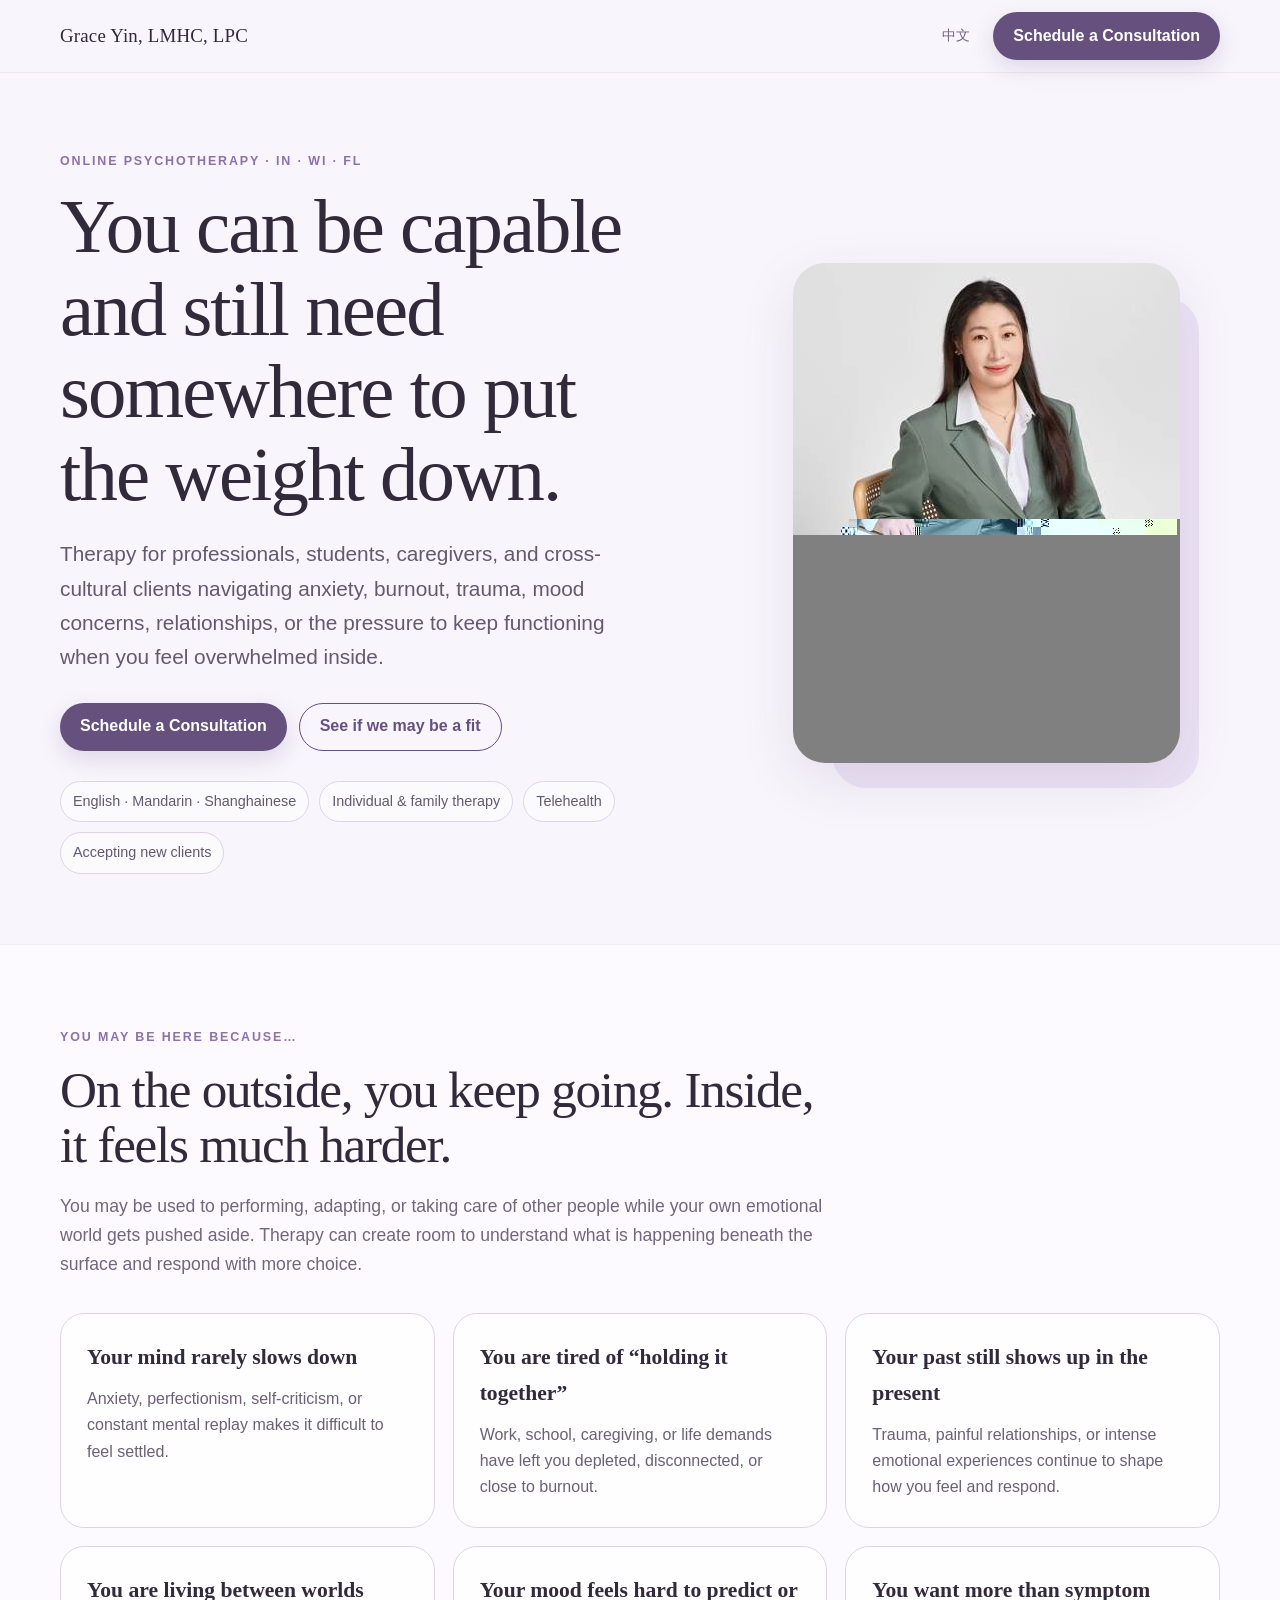
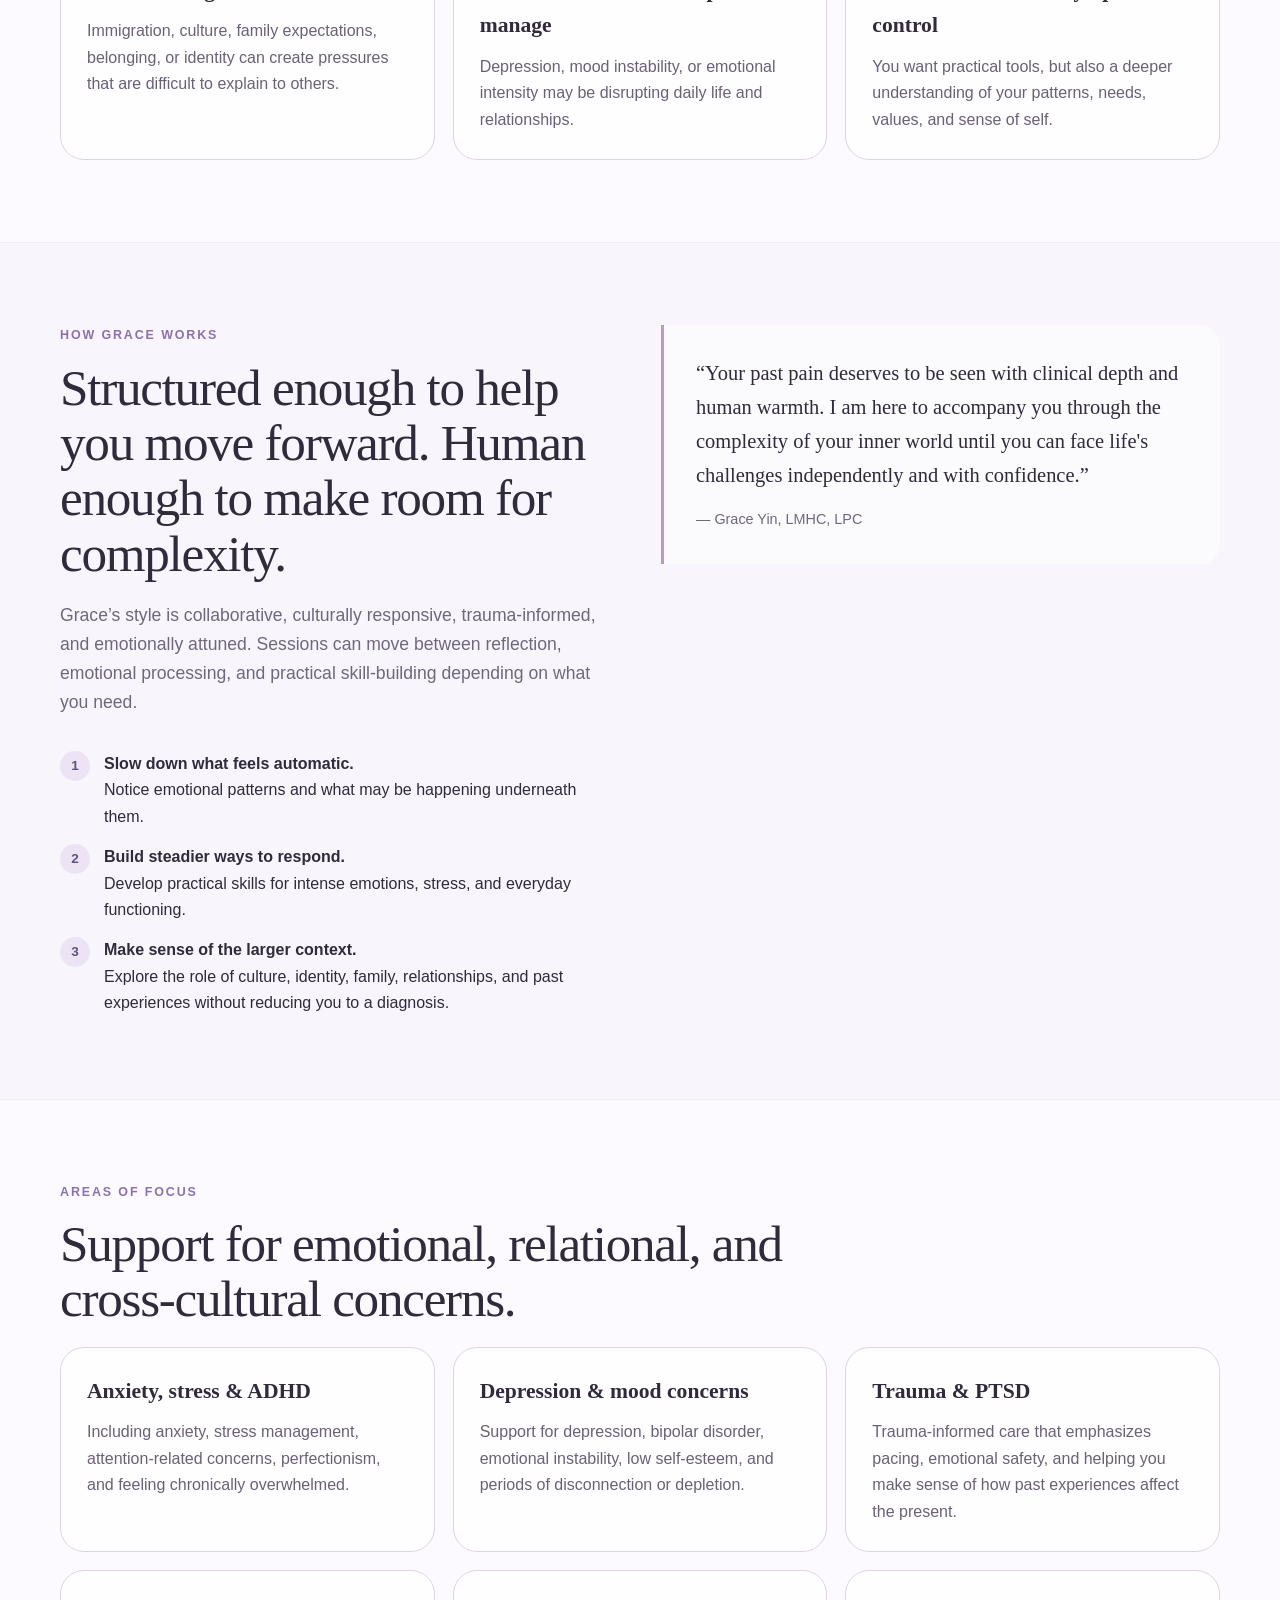
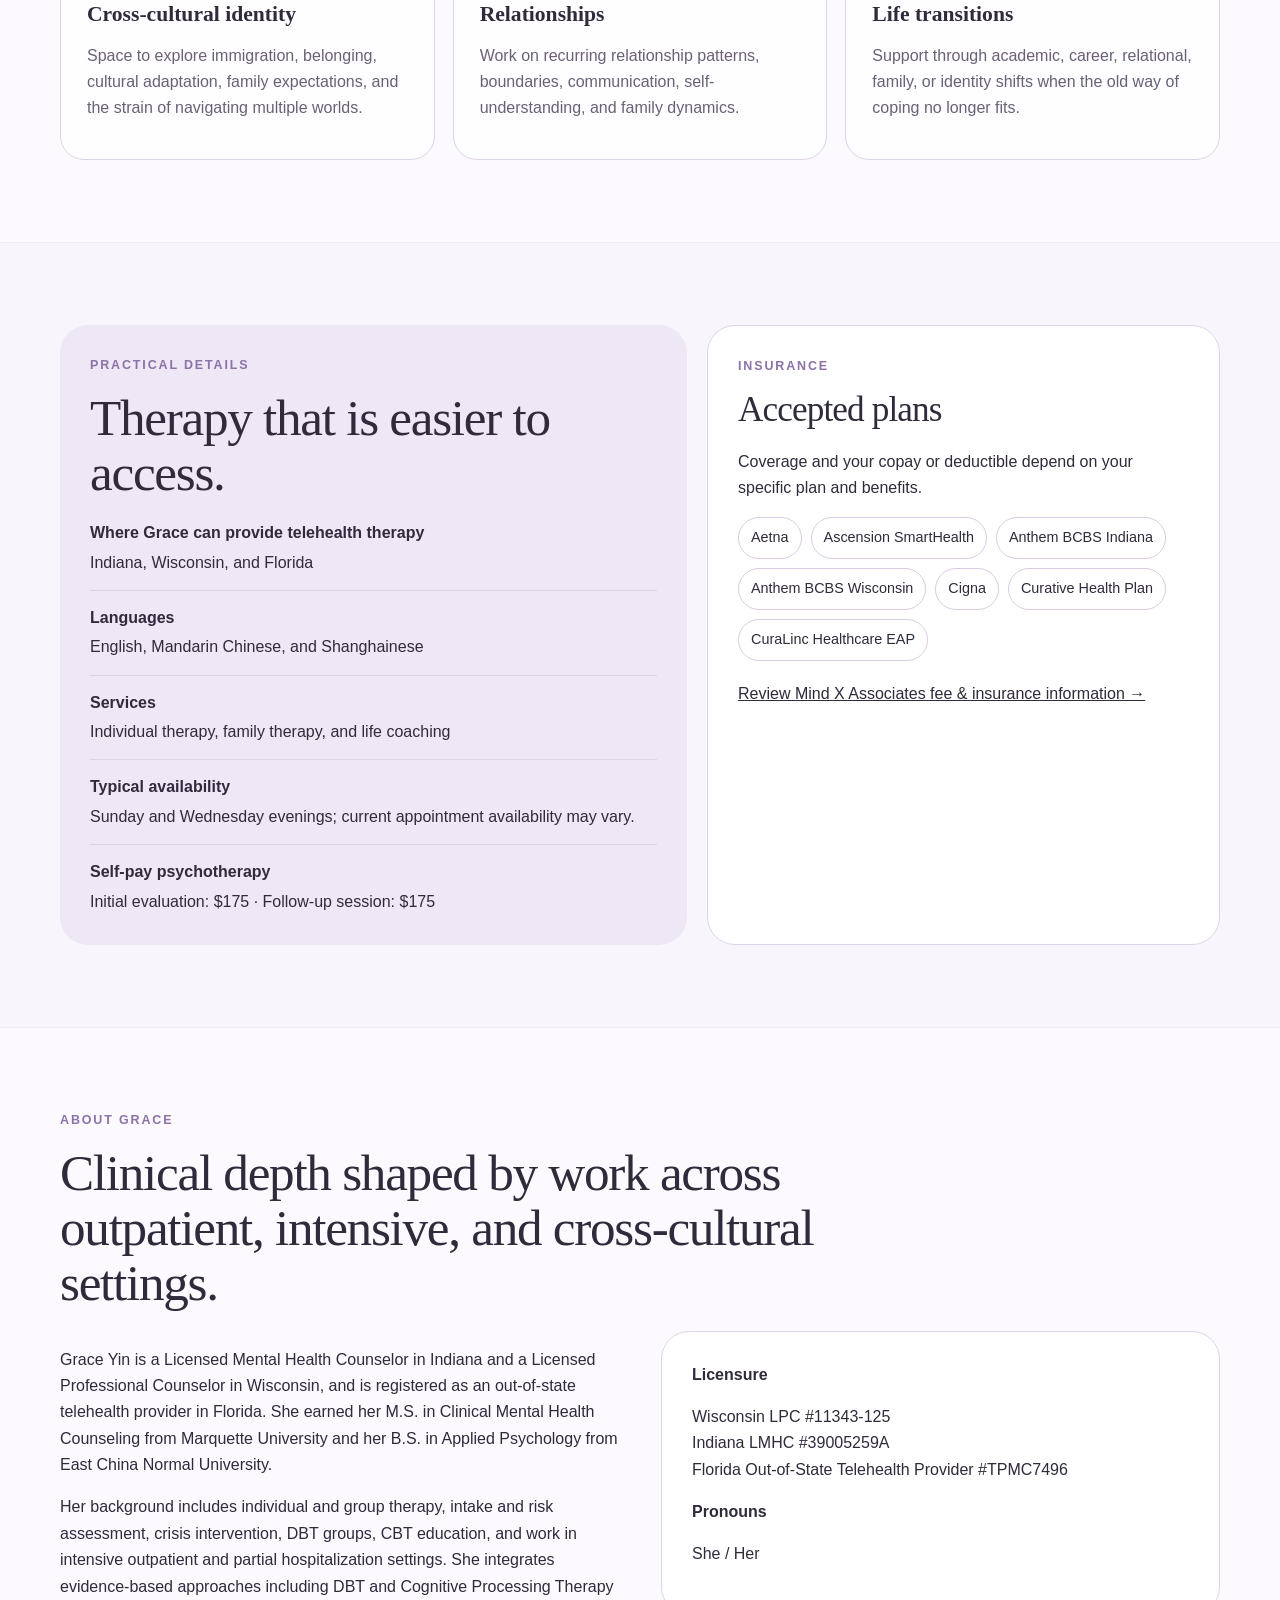
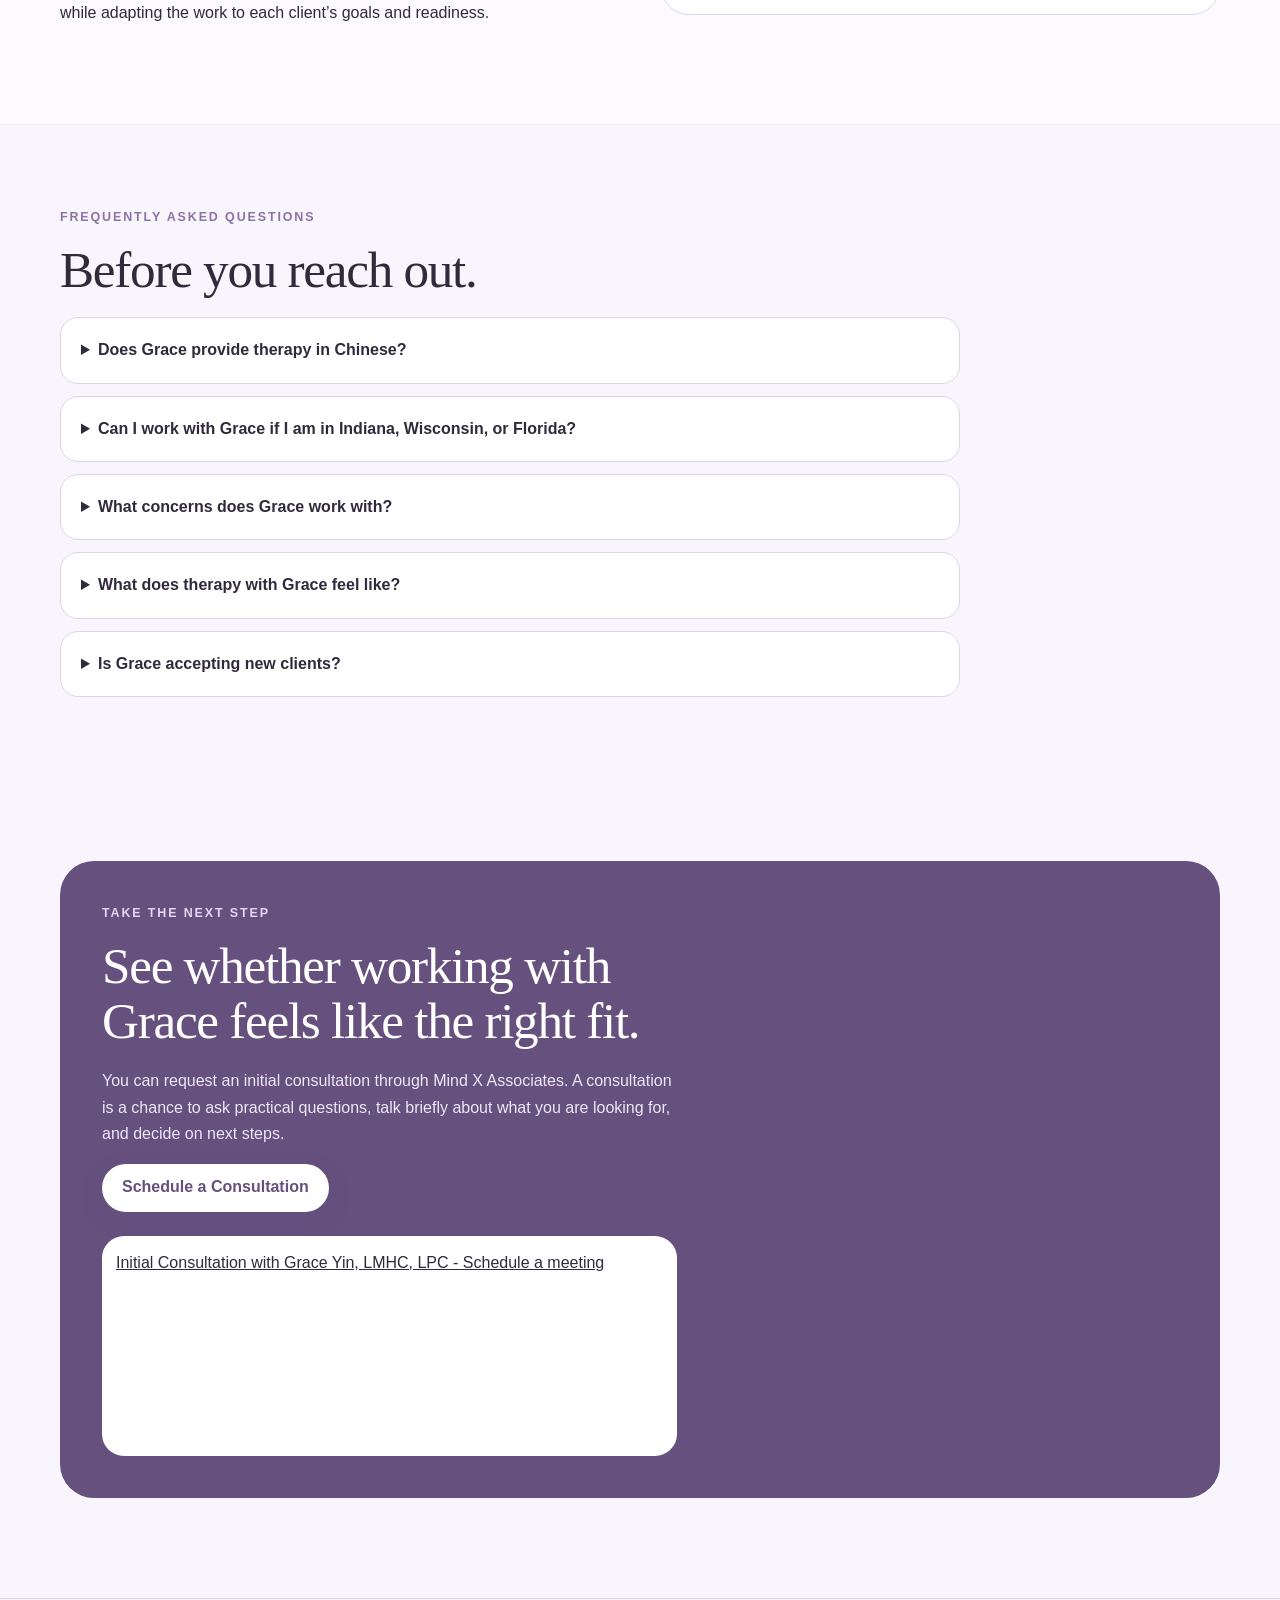
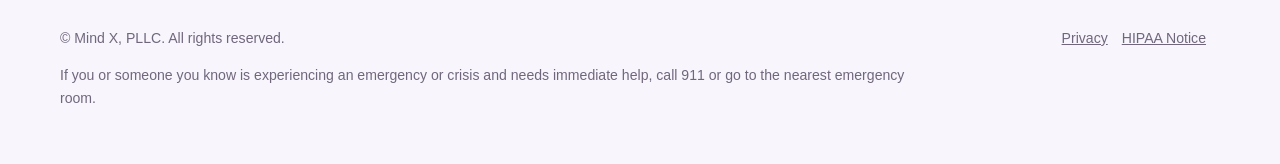
<file: index.html>
<!doctype html>
<html lang="en">
<head>
<meta charset="utf-8"><meta name="viewport" content="width=device-width,initial-scale=1">
<title>Grace Yin, LMHC, LPC | Online Therapy in Indiana, Wisconsin & Florida</title>
<meta name="description" content="Culturally responsive online therapy with Grace Yin, LMHC, LPC for anxiety, depression, trauma, ADHD, stress, life transitions, relationships, and cross-cultural identity.">
<meta property="og:title" content="Grace Yin, LMHC, LPC | Mind X Associates"><meta property="og:description" content="Warm, structured, culturally responsive therapy for people carrying more than others can see."><meta property="og:type" content="website"><meta property="og:image" content="assets/grace-yin.jpg">
<link rel="stylesheet" href="style.css"><link rel="alternate" hreflang="zh-Hans" href="zh.html"><link rel="alternate" hreflang="en" href="index.html">
<script type="application/ld+json">{"@context":"https://schema.org","@type":"Person","name":"Grace Yin","jobTitle":"Licensed Mental Health Counselor / Licensed Professional Counselor","worksFor":{"@type":"Organization","name":"Mind X Associates"},"knowsLanguage":["English","Mandarin Chinese","Shanghainese"]}</script>
</head>
<body>
<header class="site-header"><div class="wrap nav"><a class="brand" href="#top">Grace Yin, LMHC, LPC</a><div class="nav-right"><a class="lang" href="zh.html" lang="zh-Hans">中文</a><a class="button" href="https://schedule.mindx.us/grace-yin" target="_blank" rel="noopener">Schedule a Consultation</a></div></div></header>
<main id="top">
<section class="hero"><div class="wrap hero-grid"><div class="reveal"><p class="eyebrow">Online psychotherapy · IN · WI · FL</p><h1>You can be capable and still need somewhere to put the weight down.</h1><p class="lead">Therapy for professionals, students, caregivers, and cross-cultural clients navigating anxiety, burnout, trauma, mood concerns, relationships, or the pressure to keep functioning when you feel overwhelmed inside.</p><div class="cta-row"><a class="button" href="https://schedule.mindx.us/grace-yin" target="_blank" rel="noopener">Schedule a Consultation</a><a class="button secondary" href="#fit">See if we may be a fit</a></div><div class="fit-row"><span class="pill">English · Mandarin · Shanghainese</span><span class="pill">Individual & family therapy</span><span class="pill">Telehealth</span><span class="pill">Accepting new clients</span></div></div><figure class="portrait-wrap reveal"><img class="portrait" src="assets/grace-yin.jpg" alt="Grace Yin, LMHC, LPC, professional portrait"></figure></div></section>
<section class="section alt" id="fit"><div class="wrap"><p class="eyebrow">You may be here because…</p><h2>On the outside, you keep going. Inside, it feels much harder.</h2><p class="intro">You may be used to performing, adapting, or taking care of other people while your own emotional world gets pushed aside. Therapy can create room to understand what is happening beneath the surface and respond with more choice.</p><div class="grid"><article class="card reveal"><h3>Your mind rarely slows down</h3><p>Anxiety, perfectionism, self-criticism, or constant mental replay makes it difficult to feel settled.</p></article><article class="card reveal"><h3>You are tired of “holding it together”</h3><p>Work, school, caregiving, or life demands have left you depleted, disconnected, or close to burnout.</p></article><article class="card reveal"><h3>Your past still shows up in the present</h3><p>Trauma, painful relationships, or intense emotional experiences continue to shape how you feel and respond.</p></article><article class="card reveal"><h3>You are living between worlds</h3><p>Immigration, culture, family expectations, belonging, or identity can create pressures that are difficult to explain to others.</p></article><article class="card reveal"><h3>Your mood feels hard to predict or manage</h3><p>Depression, mood instability, or emotional intensity may be disrupting daily life and relationships.</p></article><article class="card reveal"><h3>You want more than symptom control</h3><p>You want practical tools, but also a deeper understanding of your patterns, needs, values, and sense of self.</p></article></div></div></section>
<section class="section"><div class="wrap split"><div class="reveal"><p class="eyebrow">How Grace works</p><h2>Structured enough to help you move forward. Human enough to make room for complexity.</h2><p class="intro">Grace’s style is collaborative, culturally responsive, trauma-informed, and emotionally attuned. Sessions can move between reflection, emotional processing, and practical skill-building depending on what you need.</p><div class="approach-list"><div class="approach-item"><span class="num">1</span><div><strong>Slow down what feels automatic.</strong><br><span>Notice emotional patterns and what may be happening underneath them.</span></div></div><div class="approach-item"><span class="num">2</span><div><strong>Build steadier ways to respond.</strong><br><span>Develop practical skills for intense emotions, stress, and everyday functioning.</span></div></div><div class="approach-item"><span class="num">3</span><div><strong>Make sense of the larger context.</strong><br><span>Explore the role of culture, identity, family, relationships, and past experiences without reducing you to a diagnosis.</span></div></div></div></div><div class="reveal"><div class="quote">“Your past pain deserves to be seen with clinical depth and human warmth. I am here to accompany you through the complexity of your inner world until you can face life's challenges independently and with confidence.”<cite>— Grace Yin, LMHC, LPC</cite></div></div></div></section>
<section class="section alt"><div class="wrap"><p class="eyebrow">Areas of focus</p><h2>Support for emotional, relational, and cross-cultural concerns.</h2><div class="grid"><article class="card"><h3>Anxiety, stress & ADHD</h3><p>Including anxiety, stress management, attention-related concerns, perfectionism, and feeling chronically overwhelmed.</p></article><article class="card"><h3>Depression & mood concerns</h3><p>Support for depression, bipolar disorder, emotional instability, low self-esteem, and periods of disconnection or depletion.</p></article><article class="card"><h3>Trauma & PTSD</h3><p>Trauma-informed care that emphasizes pacing, emotional safety, and helping you make sense of how past experiences affect the present.</p></article><article class="card"><h3>Cross-cultural identity</h3><p>Space to explore immigration, belonging, cultural adaptation, family expectations, and the strain of navigating multiple worlds.</p></article><article class="card"><h3>Relationships</h3><p>Work on recurring relationship patterns, boundaries, communication, self-understanding, and family dynamics.</p></article><article class="card"><h3>Life transitions</h3><p>Support through academic, career, relational, family, or identity shifts when the old way of coping no longer fits.</p></article></div></div></section>
<section class="section"><div class="wrap detail-grid"><div class="panel reveal"><p class="eyebrow">Practical details</p><h2>Therapy that is easier to access.</h2><div class="meta-list"><div class="meta-row"><strong>Where Grace can provide telehealth therapy</strong>Indiana, Wisconsin, and Florida</div><div class="meta-row"><strong>Languages</strong>English, Mandarin Chinese, and Shanghainese</div><div class="meta-row"><strong>Services</strong>Individual therapy, family therapy, and life coaching</div><div class="meta-row"><strong>Typical availability</strong>Sunday and Wednesday evenings; current appointment availability may vary.</div><div class="meta-row"><strong>Self-pay psychotherapy</strong>Initial evaluation: $175 · Follow-up session: $175</div></div></div><div class="panel light reveal"><p class="eyebrow">Insurance</p><h2 style="font-size:2.2rem">Accepted plans</h2><p>Coverage and your copay or deductible depend on your specific plan and benefits.</p><div class="insurance"><span>Aetna</span><span>Ascension SmartHealth</span><span>Anthem BCBS Indiana</span><span>Anthem BCBS Wisconsin</span><span>Cigna</span><span>Curative Health Plan</span><span>CuraLinc Healthcare EAP</span></div><p style="margin-top:20px"><a href="https://www.mindx.us/fees-insurance" target="_blank" rel="noopener">Review Mind X Associates fee & insurance information →</a></p></div></div></section>
<section class="section alt"><div class="wrap"><p class="eyebrow">About Grace</p><h2>Clinical depth shaped by work across outpatient, intensive, and cross-cultural settings.</h2><div class="split"><div><p>Grace Yin is a Licensed Mental Health Counselor in Indiana and a Licensed Professional Counselor in Wisconsin, and is registered as an out-of-state telehealth provider in Florida. She earned her M.S. in Clinical Mental Health Counseling from Marquette University and her B.S. in Applied Psychology from East China Normal University.</p><p>Her background includes individual and group therapy, intake and risk assessment, crisis intervention, DBT groups, CBT education, and work in intensive outpatient and partial hospitalization settings. She integrates evidence-based approaches including DBT and Cognitive Processing Therapy while adapting the work to each client’s goals and readiness.</p></div><div class="panel light"><strong>Licensure</strong><p>Wisconsin LPC #11343-125<br>Indiana LMHC #39005259A<br>Florida Out-of-State Telehealth Provider #TPMC7496</p><strong>Pronouns</strong><p>She / Her</p></div></div></div></section>
<section class="section"><div class="wrap"><p class="eyebrow">Frequently asked questions</p><h2>Before you reach out.</h2><div class="faq"><details><summary>Does Grace provide therapy in Chinese?</summary><p>Yes. Grace provides therapy in English, Mandarin Chinese, and Shanghainese.</p></details><details><summary>Can I work with Grace if I am in Indiana, Wisconsin, or Florida?</summary><p>Grace provides telehealth therapy to clients located in Indiana and Wisconsin and through her Florida out-of-state telehealth registration.</p></details><details><summary>What concerns does Grace work with?</summary><p>Her listed clinical specialties include ADHD, anxiety, depression, bipolar disorder, stress management, cross-cultural identity, self-esteem, life transitions, trauma and PTSD, and relationship issues.</p></details><details><summary>What does therapy with Grace feel like?</summary><p>Her style is structured, collaborative, culturally responsive, and emotionally attuned. Some sessions may focus on emotional processing; others may emphasize concrete strategies for stress, regulation, or daily functioning.</p></details><details><summary>Is Grace accepting new clients?</summary><p>Yes. Her current Mind X Associates profile indicates that she is accepting new clients. Appointment availability can change.</p></details></div></div></section>
<section class="section contact"><div class="wrap contact-box reveal"><div><p class="eyebrow" style="color:#e4d6ef">Take the next step</p><h2>See whether working with Grace feels like the right fit.</h2><p>You can request an initial consultation through Mind X Associates. A consultation is a chance to ask practical questions, talk briefly about what you are looking for, and decide on next steps.</p><a class="button" href="https://schedule.mindx.us/grace-yin" target="_blank" rel="noopener">Schedule a Consultation</a><div class="zcal-wrap"><script type="text/javascript" async src="https://static.zcal.co/embed/v1/embed.js"></script>
<div class="zcal-inline-widget"><a href="https://schedule.mindx.us/grace-yin">Initial Consultation with Grace Yin, LMHC, LPC - Schedule a meeting</a></div></div></div></section>
</main>
<footer class="footer"><div class="wrap"><div class="footer-row"><span>© Mind X, PLLC. All rights reserved.</span><span class="legal"><a href="https://www.mindx.us/privacy-policy/" target="_blank" rel="noopener">Privacy</a><a href="https://www.mindx.us/hipaa" target="_blank" rel="noopener">HIPAA Notice</a></span></div><p class="crisis">If you or someone you know is experiencing an emergency or crisis and needs immediate help, call 911 or go to the nearest emergency room.</p></div></footer>
<script src="main.js"></script>
</body></html>
</file>
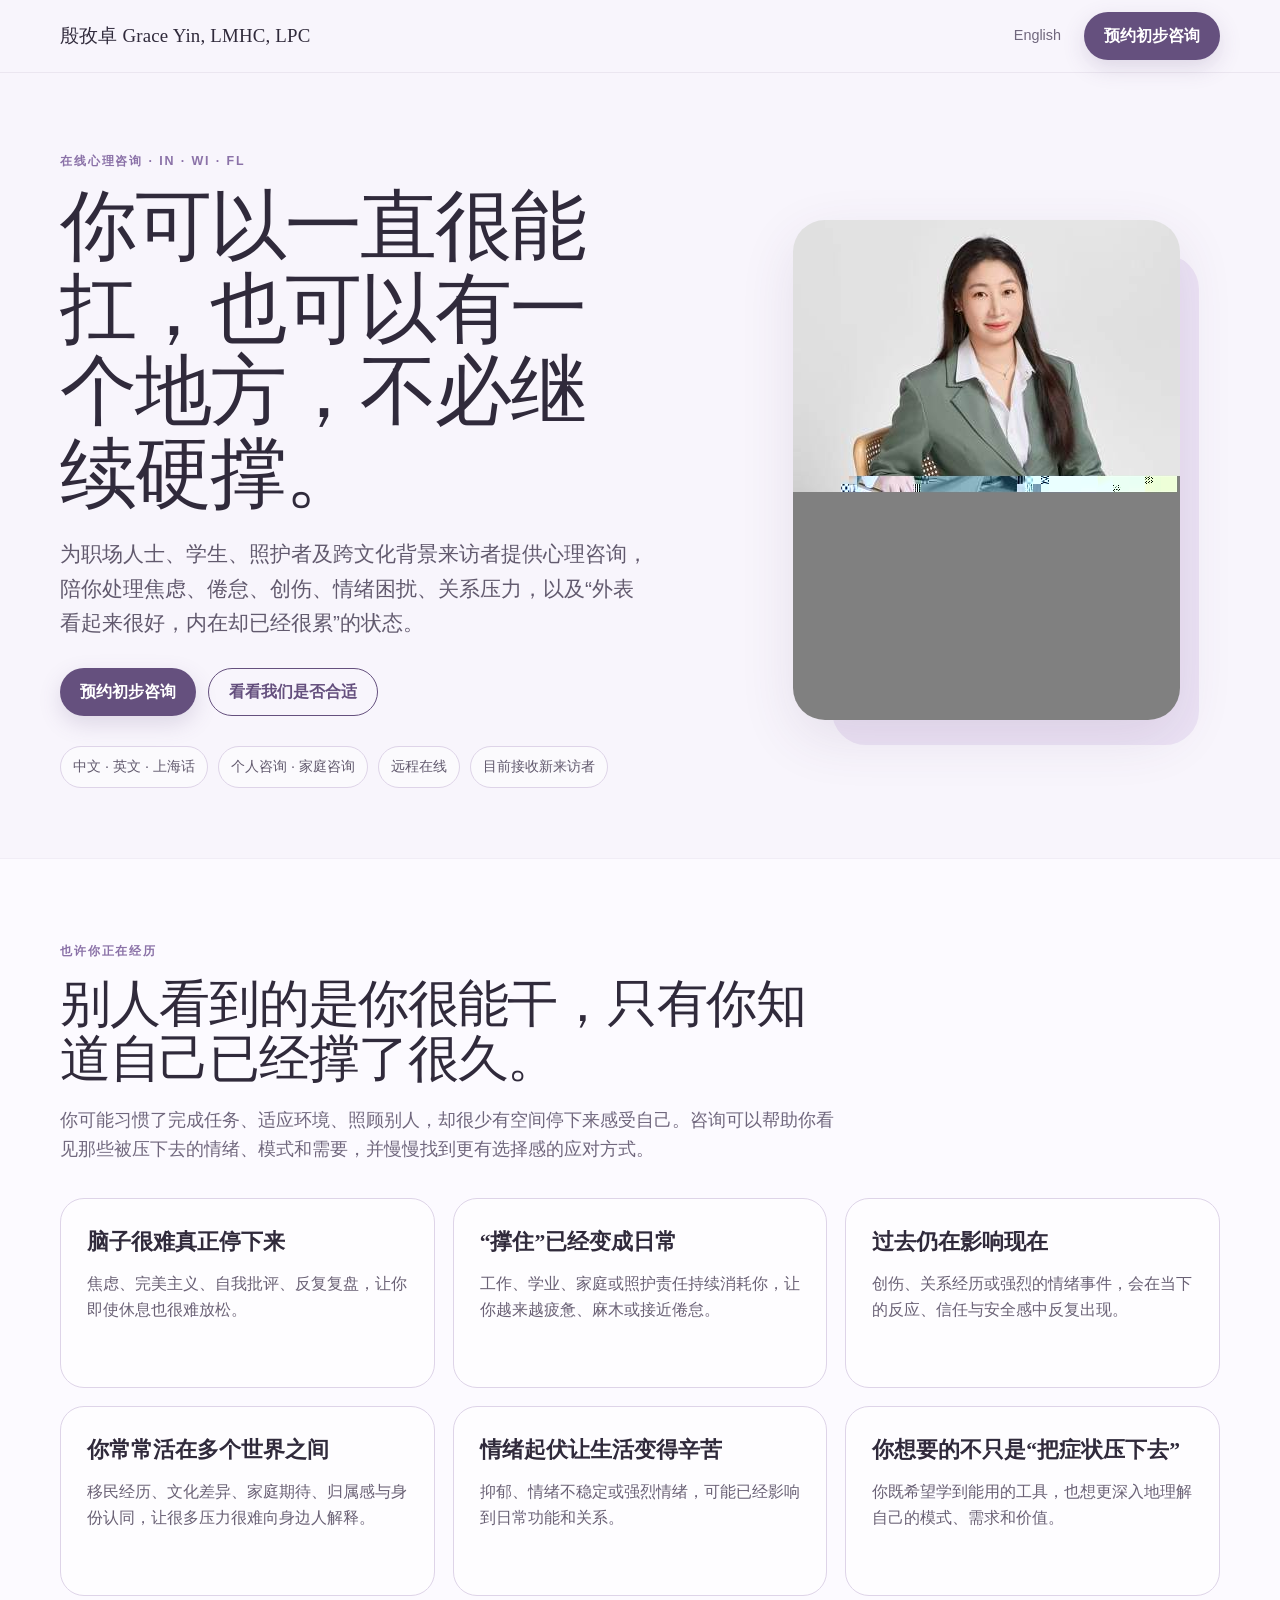
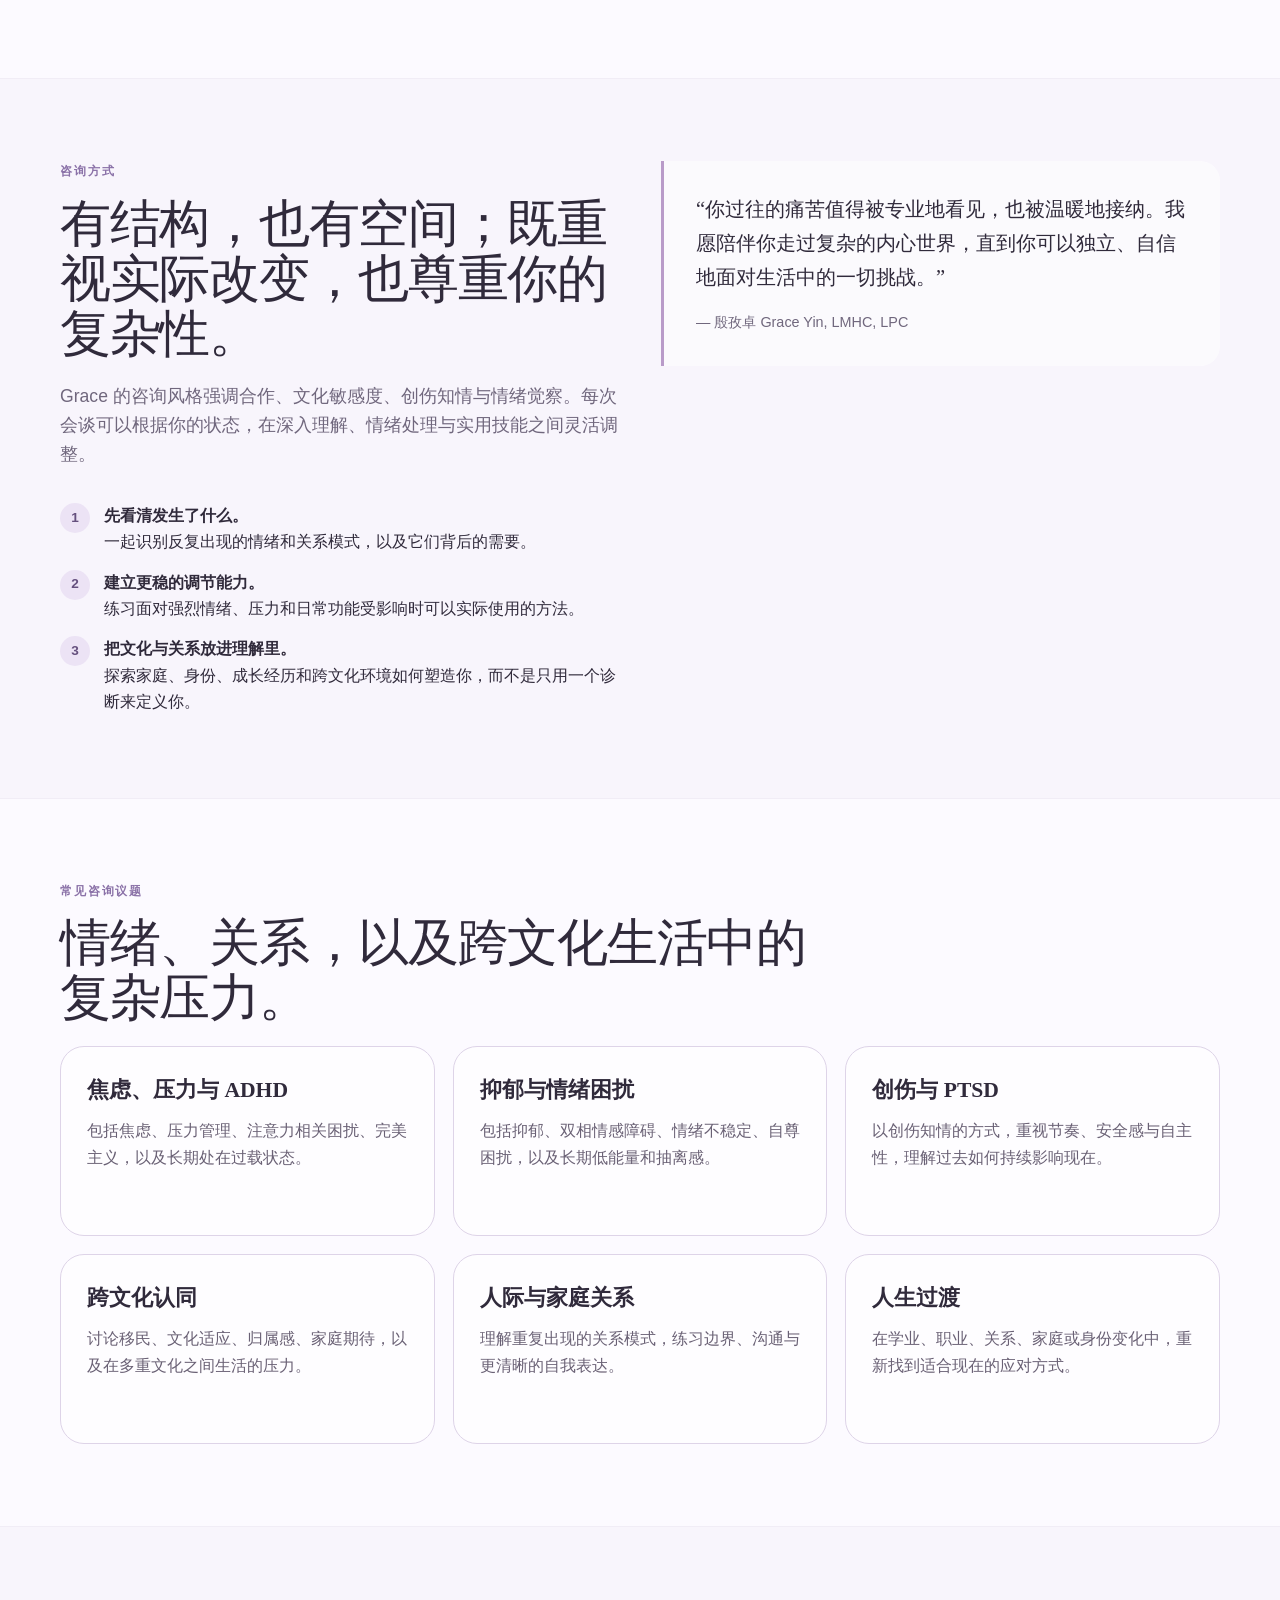
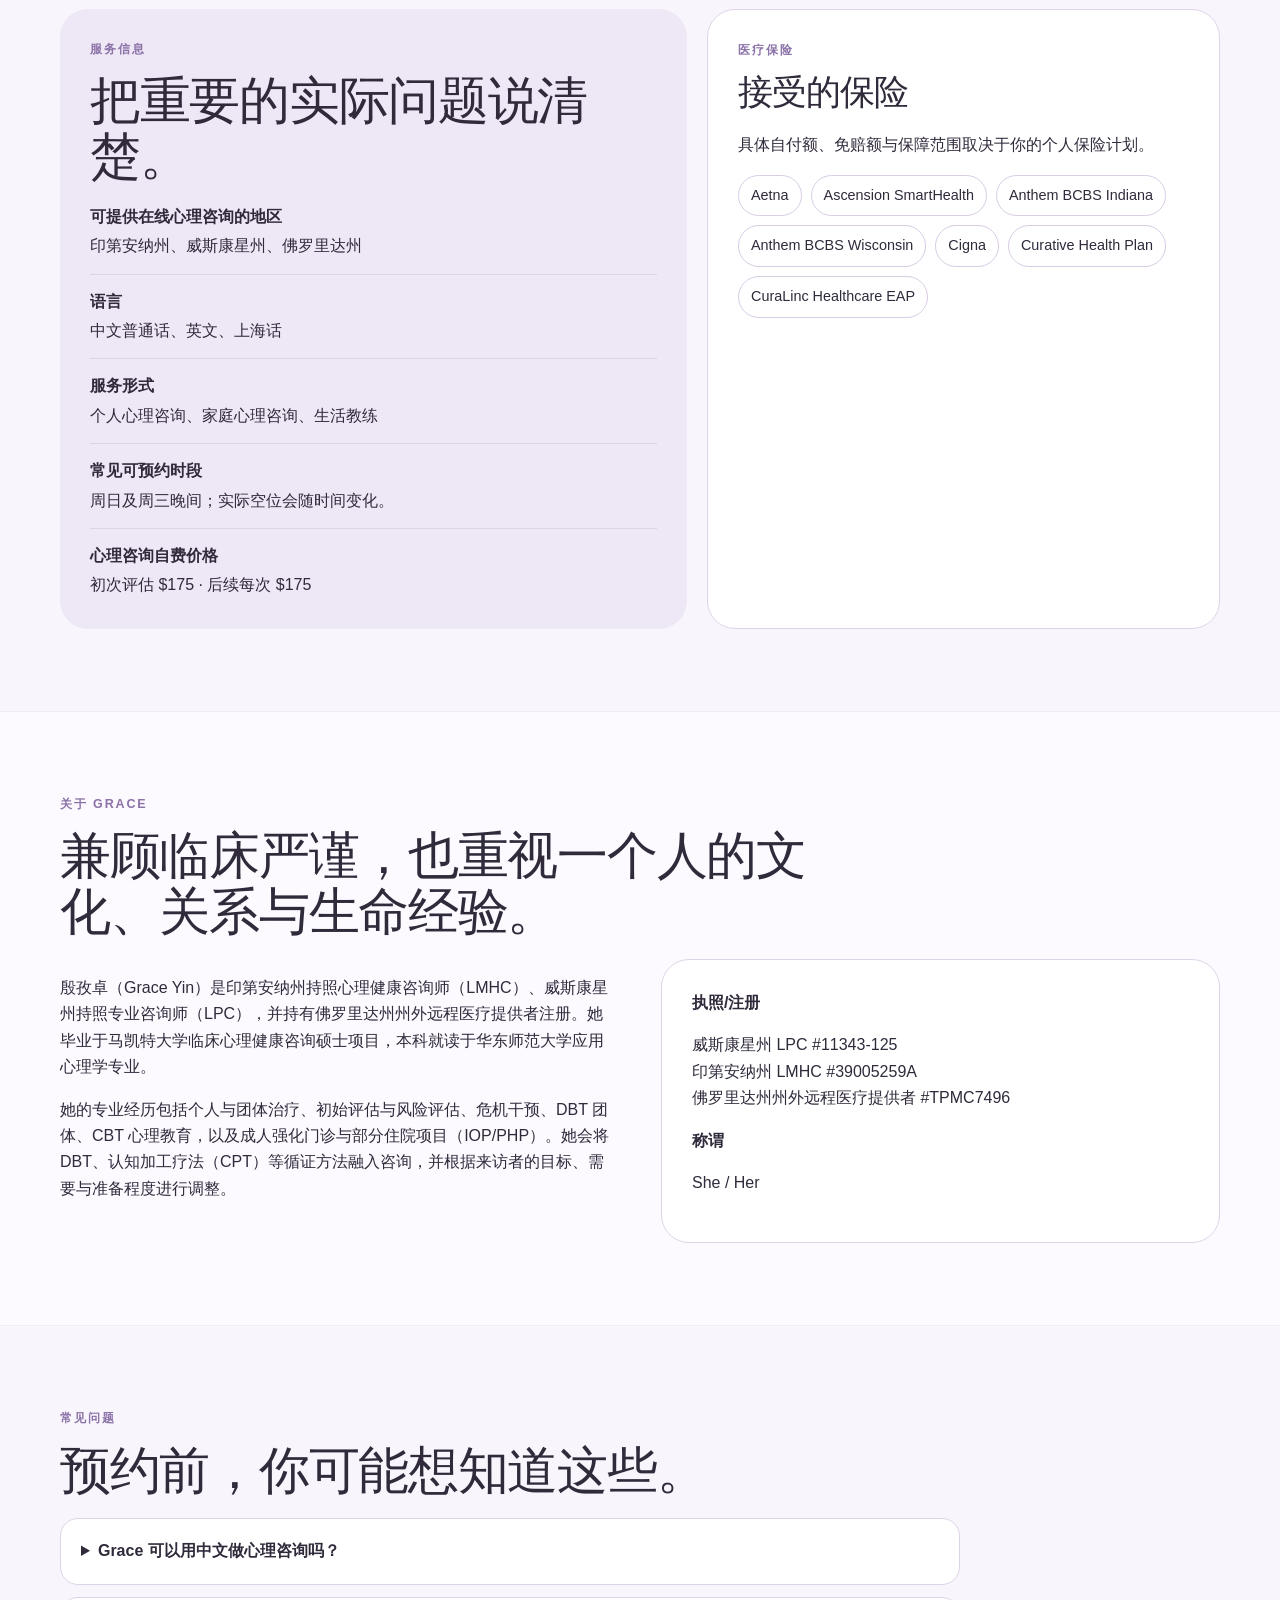
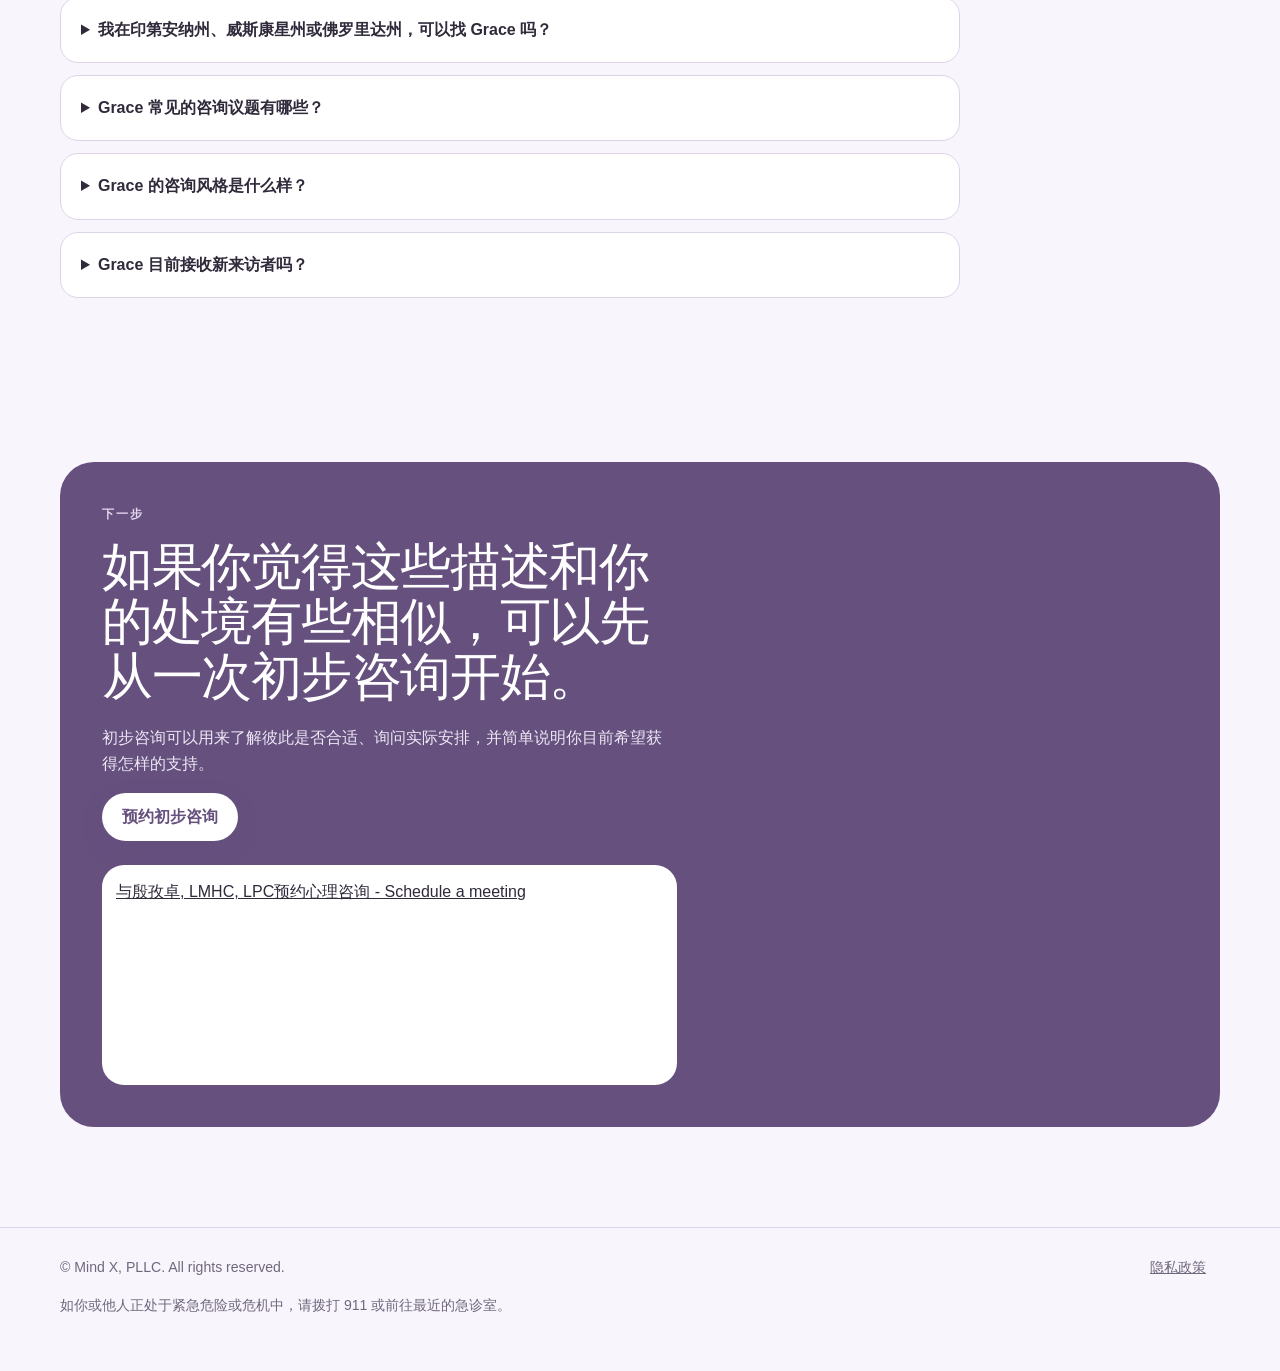
<file: zh.html>
<!doctype html>
<html lang="zh-Hans">
<head>
<meta charset="utf-8"><meta name="viewport" content="width=device-width,initial-scale=1">
<title>殷孜卓 Grace Yin, LMHC, LPC | 中文在线心理咨询</title>
<meta name="description" content="殷孜卓 Grace Yin 提供中文、英文及上海话在线心理咨询，服务印第安纳州、威斯康星州与佛罗里达州，关注焦虑、抑郁、创伤、跨文化认同、关系与压力议题。">
<meta property="og:title" content="殷孜卓 Grace Yin, LMHC, LPC | Mind X Associates"><meta property="og:description" content="给那些外表撑得住、内心却已经很累的人，一个可以慢下来整理自己的空间。"><meta property="og:type" content="website"><meta property="og:image" content="assets/grace-yin.jpg">
<link rel="stylesheet" href="style.css"><link rel="alternate" hreflang="en" href="index.html"><link rel="alternate" hreflang="zh-Hans" href="zh.html">
</head>
<body>
<header class="site-header"><div class="wrap nav"><a class="brand" href="#top">殷孜卓 Grace Yin, LMHC, LPC</a><div class="nav-right"><a class="lang" href="index.html">English</a><a class="button" href="https://schedule.mindx.us/zizhuo-yin" target="_blank" rel="noopener">预约初步咨询</a></div></div></header>
<main id="top">
<section class="hero"><div class="wrap hero-grid"><div class="reveal"><p class="eyebrow">在线心理咨询 · IN · WI · FL</p><h1>你可以一直很能扛，也可以有一个地方，不必继续硬撑。</h1><p class="lead">为职场人士、学生、照护者及跨文化背景来访者提供心理咨询，陪你处理焦虑、倦怠、创伤、情绪困扰、关系压力，以及“外表看起来很好，内在却已经很累”的状态。</p><div class="cta-row"><a class="button" href="https://schedule.mindx.us/zizhuo-yin" target="_blank" rel="noopener">预约初步咨询</a><a class="button secondary" href="#fit">看看我们是否合适</a></div><div class="fit-row"><span class="pill">中文 · 英文 · 上海话</span><span class="pill">个人咨询 · 家庭咨询</span><span class="pill">远程在线</span><span class="pill">目前接收新来访者</span></div></div><figure class="portrait-wrap reveal"><img class="portrait" src="assets/grace-yin.jpg" alt="心理咨询师殷孜卓 Grace Yin"></figure></div></section>
<section class="section alt" id="fit"><div class="wrap"><p class="eyebrow">也许你正在经历</p><h2>别人看到的是你很能干，只有你知道自己已经撑了很久。</h2><p class="intro">你可能习惯了完成任务、适应环境、照顾别人，却很少有空间停下来感受自己。咨询可以帮助你看见那些被压下去的情绪、模式和需要，并慢慢找到更有选择感的应对方式。</p><div class="grid"><article class="card"><h3>脑子很难真正停下来</h3><p>焦虑、完美主义、自我批评、反复复盘，让你即使休息也很难放松。</p></article><article class="card"><h3>“撑住”已经变成日常</h3><p>工作、学业、家庭或照护责任持续消耗你，让你越来越疲惫、麻木或接近倦怠。</p></article><article class="card"><h3>过去仍在影响现在</h3><p>创伤、关系经历或强烈的情绪事件，会在当下的反应、信任与安全感中反复出现。</p></article><article class="card"><h3>你常常活在多个世界之间</h3><p>移民经历、文化差异、家庭期待、归属感与身份认同，让很多压力很难向身边人解释。</p></article><article class="card"><h3>情绪起伏让生活变得辛苦</h3><p>抑郁、情绪不稳定或强烈情绪，可能已经影响到日常功能和关系。</p></article><article class="card"><h3>你想要的不只是“把症状压下去”</h3><p>你既希望学到能用的工具，也想更深入地理解自己的模式、需求和价值。</p></article></div></div></section>
<section class="section"><div class="wrap split"><div><p class="eyebrow">咨询方式</p><h2>有结构，也有空间；既重视实际改变，也尊重你的复杂性。</h2><p class="intro">Grace 的咨询风格强调合作、文化敏感度、创伤知情与情绪觉察。每次会谈可以根据你的状态，在深入理解、情绪处理与实用技能之间灵活调整。</p><div class="approach-list"><div class="approach-item"><span class="num">1</span><div><strong>先看清发生了什么。</strong><br>一起识别反复出现的情绪和关系模式，以及它们背后的需要。</div></div><div class="approach-item"><span class="num">2</span><div><strong>建立更稳的调节能力。</strong><br>练习面对强烈情绪、压力和日常功能受影响时可以实际使用的方法。</div></div><div class="approach-item"><span class="num">3</span><div><strong>把文化与关系放进理解里。</strong><br>探索家庭、身份、成长经历和跨文化环境如何塑造你，而不是只用一个诊断来定义你。</div></div></div></div><div><div class="quote">“你过往的痛苦值得被专业地看见，也被温暖地接纳。我愿陪伴你走过复杂的内心世界，直到你可以独立、自信地面对生活中的一切挑战。”<cite>— 殷孜卓 Grace Yin, LMHC, LPC</cite></div></div></div></section>
<section class="section alt"><div class="wrap"><p class="eyebrow">常见咨询议题</p><h2>情绪、关系，以及跨文化生活中的复杂压力。</h2><div class="grid"><article class="card"><h3>焦虑、压力与 ADHD</h3><p>包括焦虑、压力管理、注意力相关困扰、完美主义，以及长期处在过载状态。</p></article><article class="card"><h3>抑郁与情绪困扰</h3><p>包括抑郁、双相情感障碍、情绪不稳定、自尊困扰，以及长期低能量和抽离感。</p></article><article class="card"><h3>创伤与 PTSD</h3><p>以创伤知情的方式，重视节奏、安全感与自主性，理解过去如何持续影响现在。</p></article><article class="card"><h3>跨文化认同</h3><p>讨论移民、文化适应、归属感、家庭期待，以及在多重文化之间生活的压力。</p></article><article class="card"><h3>人际与家庭关系</h3><p>理解重复出现的关系模式，练习边界、沟通与更清晰的自我表达。</p></article><article class="card"><h3>人生过渡</h3><p>在学业、职业、关系、家庭或身份变化中，重新找到适合现在的应对方式。</p></article></div></div></section>
<section class="section"><div class="wrap detail-grid"><div class="panel"><p class="eyebrow">服务信息</p><h2>把重要的实际问题说清楚。</h2><div class="meta-list"><div class="meta-row"><strong>可提供在线心理咨询的地区</strong>印第安纳州、威斯康星州、佛罗里达州</div><div class="meta-row"><strong>语言</strong>中文普通话、英文、上海话</div><div class="meta-row"><strong>服务形式</strong>个人心理咨询、家庭心理咨询、生活教练</div><div class="meta-row"><strong>常见可预约时段</strong>周日及周三晚间；实际空位会随时间变化。</div><div class="meta-row"><strong>心理咨询自费价格</strong>初次评估 $175 · 后续每次 $175</div></div></div><div class="panel light"><p class="eyebrow">医疗保险</p><h2 style="font-size:2.2rem">接受的保险</h2><p>具体自付额、免赔额与保障范围取决于你的个人保险计划。</p><div class="insurance"><span>Aetna</span><span>Ascension SmartHealth</span><span>Anthem BCBS Indiana</span><span>Anthem BCBS Wisconsin</span><span>Cigna</span><span>Curative Health Plan</span><span>CuraLinc Healthcare EAP</span></div></div></div></section>
<section class="section alt"><div class="wrap"><p class="eyebrow">关于 Grace</p><h2>兼顾临床严谨，也重视一个人的文化、关系与生命经验。</h2><div class="split"><div><p>殷孜卓（Grace Yin）是印第安纳州持照心理健康咨询师（LMHC）、威斯康星州持照专业咨询师（LPC），并持有佛罗里达州州外远程医疗提供者注册。她毕业于马凯特大学临床心理健康咨询硕士项目，本科就读于华东师范大学应用心理学专业。</p><p>她的专业经历包括个人与团体治疗、初始评估与风险评估、危机干预、DBT 团体、CBT 心理教育，以及成人强化门诊与部分住院项目（IOP/PHP）。她会将 DBT、认知加工疗法（CPT）等循证方法融入咨询，并根据来访者的目标、需要与准备程度进行调整。</p></div><div class="panel light"><strong>执照/注册</strong><p>威斯康星州 LPC #11343-125<br>印第安纳州 LMHC #39005259A<br>佛罗里达州州外远程医疗提供者 #TPMC7496</p><strong>称谓</strong><p>She / Her</p></div></div></div></section>
<section class="section"><div class="wrap"><p class="eyebrow">常见问题</p><h2>预约前，你可能想知道这些。</h2><div class="faq"><details><summary>Grace 可以用中文做心理咨询吗？</summary><p>可以。Grace 提供中文普通话、英文及上海话服务。</p></details><details><summary>我在印第安纳州、威斯康星州或佛罗里达州，可以找 Grace 吗？</summary><p>Grace 可在印第安纳州和威斯康星州提供在线心理咨询，并通过佛罗里达州州外远程医疗注册为当地来访者提供服务。</p></details><details><summary>Grace 常见的咨询议题有哪些？</summary><p>包括 ADHD、焦虑、抑郁、双相情感障碍、压力管理、跨文化认同、自尊、人生过渡、创伤与 PTSD、人际关系问题。</p></details><details><summary>Grace 的咨询风格是什么样？</summary><p>她的风格比较有结构、重视合作，也会关注情绪与文化背景。根据你的需要，有些会谈更偏向理解和处理情绪，有些则会更偏向具体的调节和应对策略。</p></details><details><summary>Grace 目前接收新来访者吗？</summary><p>目前 Mind X Associates 的资料显示 Grace 正在接收新来访者；实际可预约时间可能会变化。</p></details></div></div></section>
<section class="section contact"><div class="wrap contact-box"><div><p class="eyebrow" style="color:#e4d6ef">下一步</p><h2>如果你觉得这些描述和你的处境有些相似，可以先从一次初步咨询开始。</h2><p>初步咨询可以用来了解彼此是否合适、询问实际安排，并简单说明你目前希望获得怎样的支持。</p><a class="button" href="https://schedule.mindx.us/zizhuo-yin" target="_blank" rel="noopener">预约初步咨询</a><div class="zcal-wrap"><script type="text/javascript" async src="https://static.zcal.co/embed/v1/embed.js"></script>
<div class="zcal-inline-widget"><a href="https://schedule.mindx.us/zizhuo-yin">与殷孜卓, LMHC, LPC预约心理咨询 - Schedule a meeting</a></div></div></div></section>
</main>
<footer class="footer"><div class="wrap"><div class="footer-row"><span>© Mind X, PLLC. All rights reserved.</span><span class="legal"><a href="https://www.mindx.us/privacy-policy/" target="_blank" rel="noopener">隐私政策</a></span></div><p class="crisis">如你或他人正处于紧急危险或危机中，请拨打 911 或前往最近的急诊室。</p></div></footer>
<script src="main.js"></script>
</body></html>
</file>
<file: style.css>
:root{
  --bg:#f3f6f1;--surface:#fbfcf8;--ink:#22302a;--muted:#66756d;--green:#607969;--green-dark:#344d40;--green-soft:#dfe8e1;--line:#d5ded7;--warm:#c7aa83;--shadow:0 18px 55px rgba(36,57,47,.10);--radius:24px;--max:1160px
}
*{box-sizing:border-box} html{scroll-behavior:smooth} body{margin:0;background:var(--bg);color:var(--ink);font-family:Inter,ui-sans-serif,-apple-system,BlinkMacSystemFont,"Segoe UI","Noto Sans SC","PingFang SC","Microsoft YaHei",sans-serif;line-height:1.65}
a{color:inherit} img{max-width:100%;display:block}.wrap{width:min(calc(100% - 36px),var(--max));margin:auto}.site-header{position:sticky;top:0;z-index:20;background:rgba(243,246,241,.9);backdrop-filter:blur(14px);border-bottom:1px solid rgba(52,77,64,.08)}.nav{min-height:72px;display:flex;align-items:center;justify-content:space-between;gap:18px}.brand{text-decoration:none;font-family:Georgia,"Times New Roman",serif;font-size:1.18rem;letter-spacing:.01em}.nav-right{display:flex;align-items:center;gap:12px}.lang{font-size:.9rem;text-decoration:none;color:var(--muted);padding:9px 11px;border-radius:999px}.lang:hover,.lang:focus-visible{background:var(--green-soft)}.button{display:inline-flex;align-items:center;justify-content:center;min-height:48px;padding:0 20px;background:var(--green-dark);color:#fff;text-decoration:none;border-radius:999px;font-weight:700;box-shadow:0 8px 22px rgba(52,77,64,.18);transition:.2s ease}.button:hover{transform:translateY(-1px);background:#2d4438}.button.secondary{background:transparent;color:var(--green-dark);border:1px solid var(--green-dark);box-shadow:none}.button.secondary:hover{background:var(--green-soft)}.hero{padding:78px 0 70px}.hero-grid{display:grid;grid-template-columns:1.08fr .92fr;gap:64px;align-items:center}.eyebrow{font-size:.78rem;letter-spacing:.15em;text-transform:uppercase;color:var(--green);font-weight:800;margin:0 0 14px}.hero h1,.section h2{font-family:Georgia,"Times New Roman",serif;font-weight:500;line-height:1.08;letter-spacing:-.025em}.hero h1{font-size:clamp(3rem,6vw,5.6rem);margin:0 0 20px;max-width:760px}.lead{font-size:clamp(1.08rem,1.8vw,1.3rem);color:#53625b;max-width:720px;margin:0 0 28px}.cta-row{display:flex;gap:12px;flex-wrap:wrap}.fit-row{display:flex;gap:10px;flex-wrap:wrap;margin-top:30px}.pill{padding:8px 12px;border:1px solid var(--line);background:rgba(255,255,255,.55);border-radius:999px;font-size:.9rem;color:#526159}.portrait-wrap{position:relative;max-width:500px;margin-left:auto}.portrait-wrap:before{content:"";position:absolute;inset:7% -5% -5% 10%;border-radius:34px;background:var(--green-soft);z-index:-1}.portrait{width:100%;height:auto;object-fit:contain;object-position:center;border-radius:32px;box-shadow:var(--shadow)}.section{padding:82px 0}.section.alt{background:var(--surface);border-block:1px solid rgba(52,77,64,.06)}.section h2{font-size:clamp(2.15rem,4vw,3.65rem);margin:0 0 20px;max-width:780px}.intro{font-size:1.1rem;color:var(--muted);max-width:790px;margin-bottom:34px}.grid{display:grid;grid-template-columns:repeat(3,1fr);gap:18px}.card{background:rgba(255,255,255,.68);border:1px solid var(--line);border-radius:var(--radius);padding:26px;min-height:190px}.card h3{font-family:Georgia,"Times New Roman",serif;font-weight:600;font-size:1.35rem;margin:0 0 10px}.card p{margin:0;color:#5b6a62}.split{display:grid;grid-template-columns:1fr 1fr;gap:42px;align-items:start}.quote{padding:32px;border-left:3px solid var(--warm);background:rgba(255,255,255,.55);border-radius:0 20px 20px 0;font-family:Georgia,"Times New Roman",serif;font-size:1.28rem}.quote cite{display:block;margin-top:16px;font-family:Inter,sans-serif;font-size:.9rem;color:var(--muted);font-style:normal}.approach-list{display:grid;gap:14px;margin-top:20px}.approach-item{display:grid;grid-template-columns:32px 1fr;gap:12px;align-items:start}.num{width:30px;height:30px;border-radius:50%;background:var(--green-soft);display:grid;place-items:center;font-weight:800;color:var(--green-dark);font-size:.85rem}.detail-grid{display:grid;grid-template-columns:1.1fr .9fr;gap:20px}.panel{background:#e6ede7;border-radius:28px;padding:30px}.panel.light{background:#fff;border:1px solid var(--line)}.insurance{display:flex;flex-wrap:wrap;gap:9px;margin-top:16px}.insurance span{background:#fff;border:1px solid #cbd7ce;border-radius:999px;padding:8px 12px;font-size:.9rem}.meta-list{display:grid;gap:14px}.meta-row{padding-bottom:14px;border-bottom:1px solid rgba(52,77,64,.12)}.meta-row:last-child{border:0;padding-bottom:0}.meta-row strong{display:block;margin-bottom:3px}.faq{display:grid;gap:12px;max-width:900px}.faq details{background:#fff;border:1px solid var(--line);border-radius:18px;padding:0 20px}.faq summary{cursor:pointer;font-weight:700;padding:19px 0}.faq p{color:var(--muted);margin:0 0 20px}.contact{padding-bottom:100px}.contact-box{display:grid;grid-template-columns:1.1fr .9fr;gap:30px;background:var(--green-dark);color:#fff;border-radius:34px;padding:42px}.contact-box h2{color:#fff}.contact-box p{color:#dbe5df}.contact-box .button{background:#fff;color:var(--green-dark)}.contact-card{background:rgba(255,255,255,.10);border:1px solid rgba(255,255,255,.18);border-radius:24px;padding:25px;display:grid;gap:10px}.contact-card a{color:#fff}.footer{border-top:1px solid var(--line);padding:28px 0 40px;color:var(--muted);font-size:.88rem}.footer-row{display:flex;justify-content:space-between;gap:20px;flex-wrap:wrap}.legal a{margin-right:14px}.crisis{margin-top:14px;max-width:850px}.reveal{opacity:0;transform:translateY(12px);transition:.55s ease}.reveal.visible{opacity:1;transform:none}:focus-visible{outline:3px solid #b9915f;outline-offset:3px}
@media(max-width:850px){.hero{padding-top:46px}.hero-grid,.split,.detail-grid,.contact-box{grid-template-columns:1fr}.portrait-wrap{margin:12px auto 0;max-width:520px}.hero-grid{gap:36px}.grid{grid-template-columns:1fr 1fr}.nav .button{display:none}.contact-box{padding:30px}.section{padding:64px 0}}
@media(max-width:560px){.wrap{width:min(calc(100% - 24px),var(--max))}.nav{min-height:64px}.brand{font-size:1rem}.lang{padding:7px 9px}.hero h1{font-size:2.8rem}.grid{grid-template-columns:1fr}.section{padding:54px 0}.card{min-height:auto;padding:22px}.portrait{border-radius:24px}.contact-box{padding:24px;border-radius:26px}.button{width:100%}.cta-row{display:grid}.fit-row{gap:7px}.pill{font-size:.82rem}}
@media(prefers-reduced-motion:reduce){html{scroll-behavior:auto}.button,.reveal{transition:none}.reveal{opacity:1;transform:none}}

/* Light lavender palette */
:root{--bg:#f8f5fc;--surface:#fcfaff;--ink:#302a3b;--muted:#70677d;--green:#8b72a8;--green-dark:#65507e;--green-soft:#ece3f5;--line:#ded4e8;--warm:#b99bc9;--shadow:0 18px 55px rgba(80,59,104,.11)}
.site-header{background:rgba(248,245,252,.92);border-bottom-color:rgba(101,80,126,.09)}
.button{box-shadow:0 8px 22px rgba(101,80,126,.18)}
.button:hover{background:#58446f}
.lead,.pill{color:#625a6e}
.section.alt{border-block-color:rgba(101,80,126,.07)}
.card p{color:#6a6175}
.panel{background:#eee7f5}
.insurance span{border-color:#d9cce5}
.meta-row{border-bottom-color:rgba(101,80,126,.13)}
.contact-box p{color:#eee7f5}
:focus-visible{outline-color:#a987bd}
.zcal-wrap{margin-top:24px;background:#fff;border-radius:22px;padding:14px;min-height:220px;color:var(--ink);overflow:hidden}
.zcal-wrap .zcal-inline-widget{width:100%;min-height:190px}
@media(max-width:600px){.zcal-wrap{padding:8px;border-radius:16px}}
</file>
